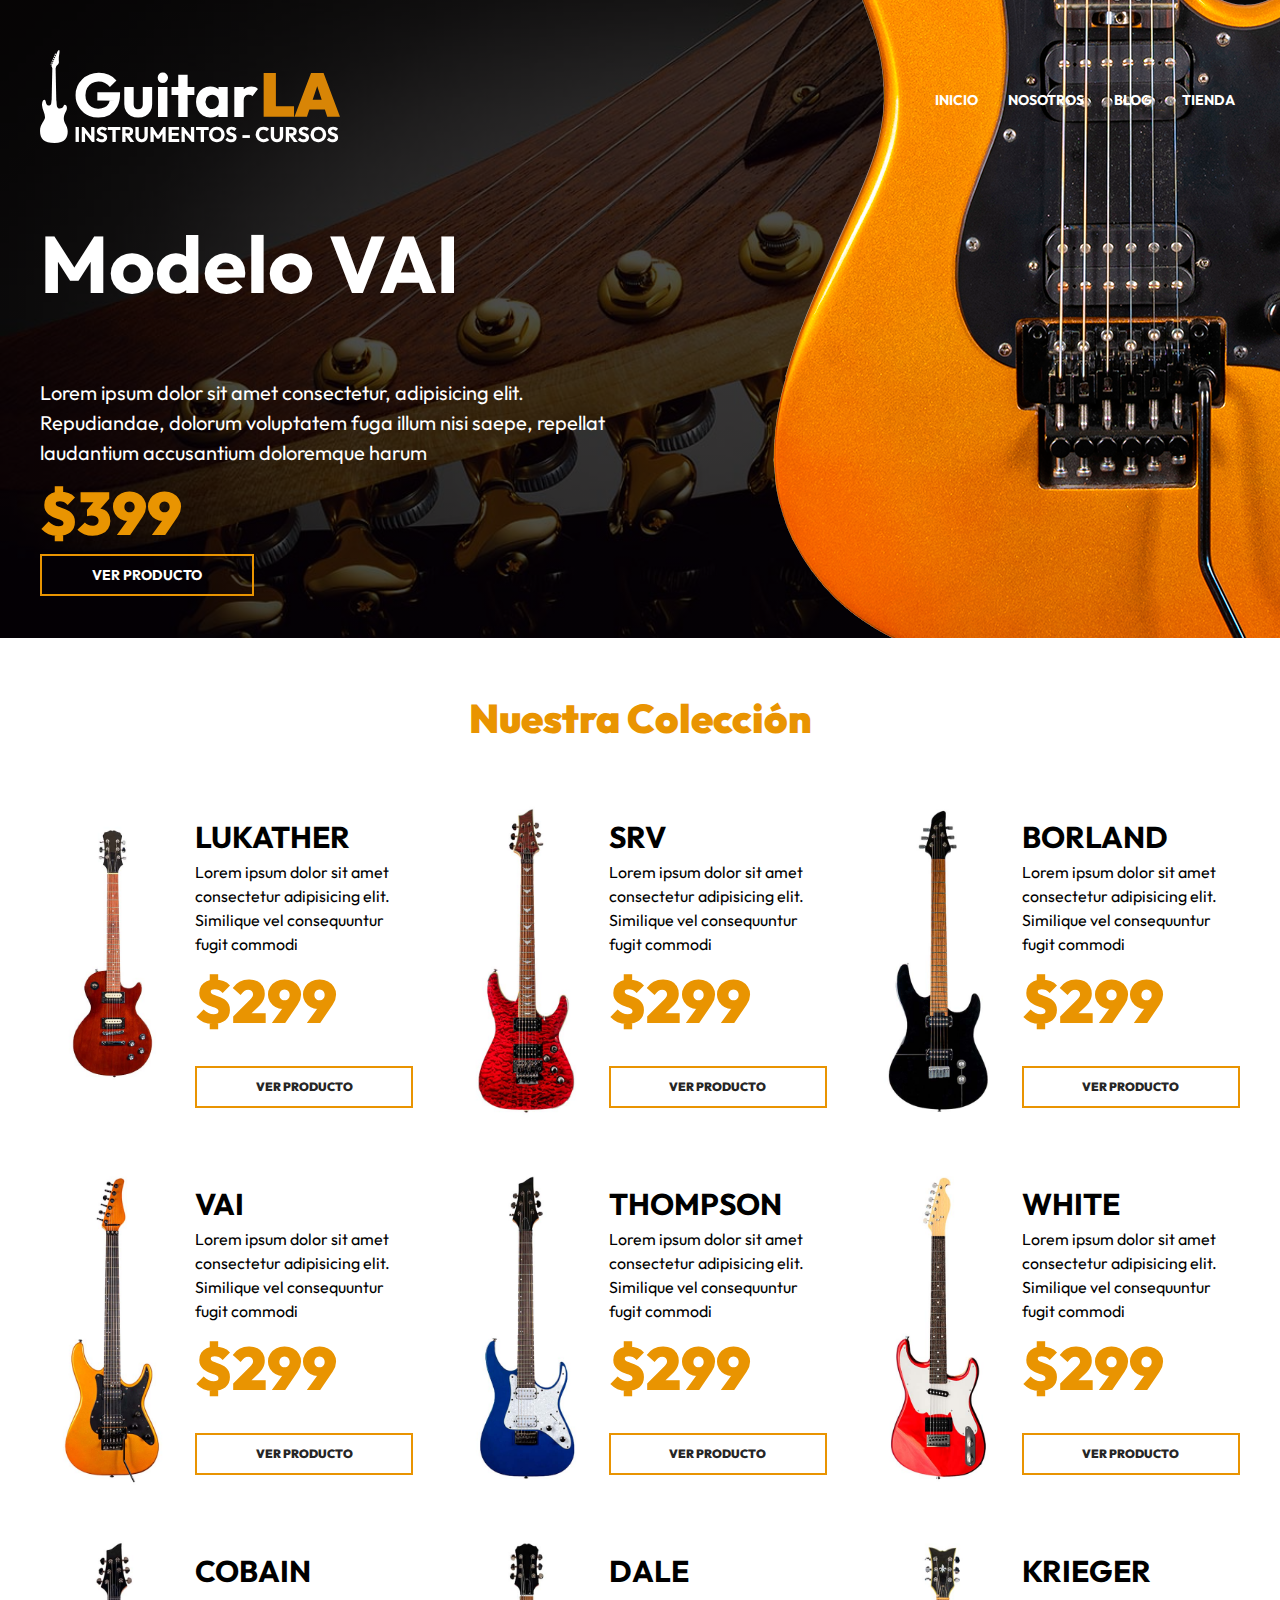
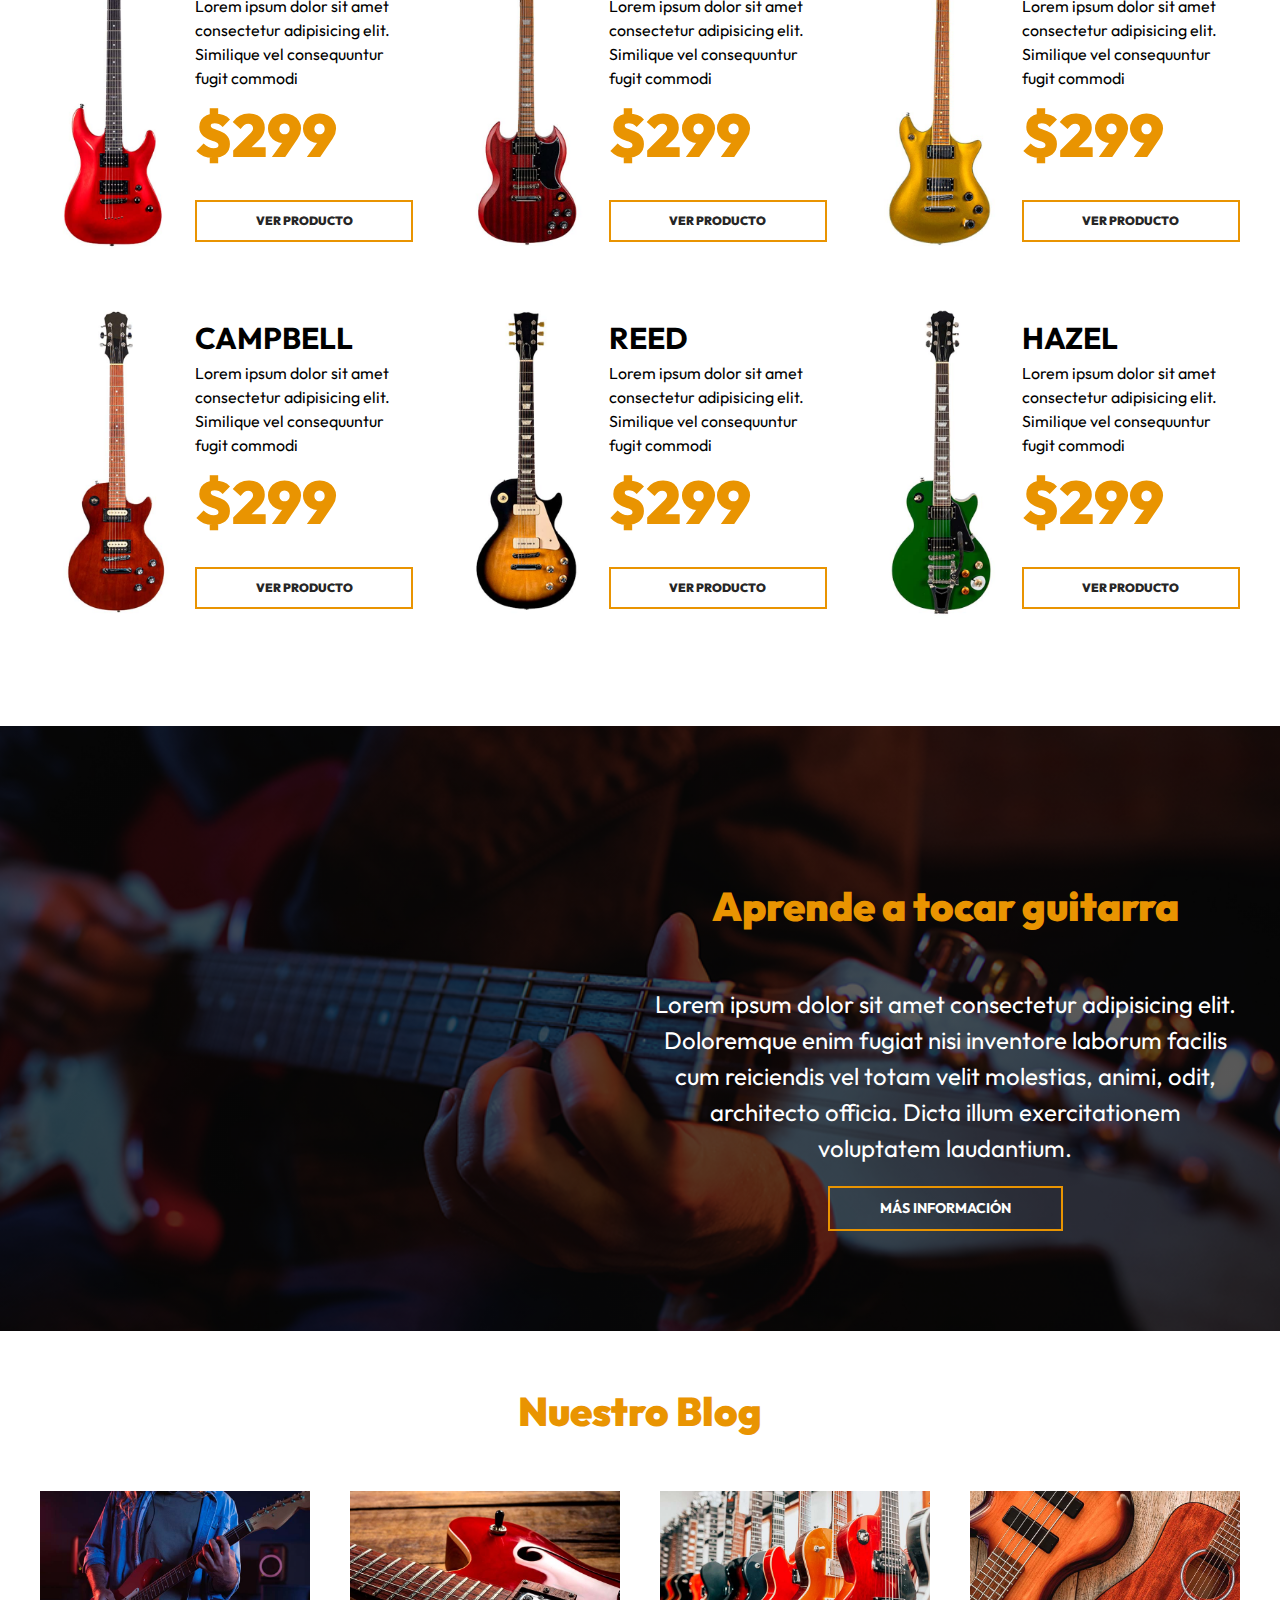
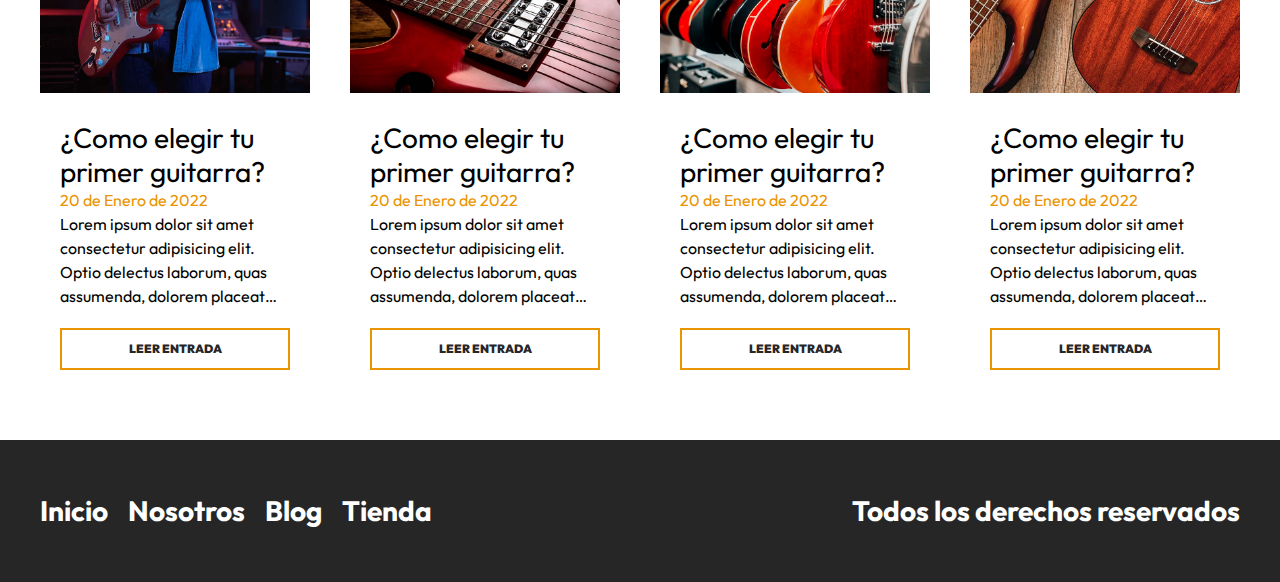
<file: index.html>
<!DOCTYPE html>
<html lang="en">
<head>
    <meta charset="UTF-8">
    <meta http-equiv="X-UA-Compatible" content="IE=edge">
    <meta name="viewport" content="width=device-width, initial-scale=1.0">
    <title>GuitarLA</title>
    <link rel="stylesheet" href="css/normalize.css">
    <link rel="preconnect" href="https://fonts.googleapis.com">
    <link rel="preconnect" href="https://fonts.gstatic.com" crossorigin>
    <link href="https://fonts.googleapis.com/css2?family=Outfit:wght@400;700;900&display=swap" rel="stylesheet"> 
    <link rel="stylesheet" href="./css/styles.css">
</head>
<body>

    <header class="header">
        <div class="header__contenedor">
            <div class="header__barra">
                <a href="/">
                    <img class="header__logo" src="img/logo.svg" alt="imagen logo">
                </a>

                <nav class="navegacion">
                    <a class="navegacion__enlace" href="./index.html">Inicio</a>
                    <a class="navegacion__enlace" href="./pages/nosotros.html">Nosotros</a>
                    <a class="navegacion__enlace" href="./pages/blog.html">Blog</a>
                    <a class="navegacion__enlace" href="./pages/tienda.html">Tienda</a>
                </nav>
            </div><!--.header-barra-->

            <div class="modelo">
                <h1 class="modelo__nombre">Modelo VAI</h1>
                <p class="modelo__descripcion">Lorem ipsum dolor sit amet consectetur, adipisicing elit. Repudiandae, dolorum voluptatem fuga illum nisi saepe, repellat laudantium accusantium doloremque harum</p>
                <p class="modelo__precio">$399</p>
                <a class="modelo__enlace" href="#">Ver Producto</a>
            </div>
        </div>

        <img class="header__guitarra" src="img/header_guitarra.png" alt="imagen header guitarra">
    </header>


    <main class="productos productos__contenedor">
        <h2 class="productos__heading">Nuestra Colección</h2>

        <div class="productos__grid">

            <div class="producto">
                <img class="producto__imagen" src="img/guitarra_01.jpg" alt="imagen guitarra">

                <div class="producto__contenido">
                    <h3 class="producto__nombre">Lukather</h3>
                    <p class="producto__descripcion">Lorem ipsum dolor sit amet consectetur adipisicing elit. Similique vel consequuntur fugit commodi</p>
                    <p class="producto__precio">$299</p>
                    <a class="producto__enlace" href="#">Ver Producto</a>
                </div>
            </div><!--./producto-->

            <div class="producto">
                <img class="producto__imagen" src="img/guitarra_02.jpg" alt="imagen guitarra">

                <div class="producto__contenido">
                    <h3 class="producto__nombre">SRV</h3>
                    <p class="producto__descripcion">Lorem ipsum dolor sit amet consectetur adipisicing elit. Similique vel consequuntur fugit commodi</p>
                    <p class="producto__precio">$299</p>
                    <a class="producto__enlace" href="#">Ver Producto</a>
                </div>
            </div><!--./producto-->

            <div class="producto">
                <img class="producto__imagen" src="img/guitarra_03.jpg" alt="imagen guitarra">

                <div class="producto__contenido">
                    <h3 class="producto__nombre">Borland</h3>
                    <p class="producto__descripcion">Lorem ipsum dolor sit amet consectetur adipisicing elit. Similique vel consequuntur fugit commodi</p>
                    <p class="producto__precio">$299</p>
                    <a class="producto__enlace" href="#">Ver Producto</a>
                </div>
            </div><!--./producto-->

            <div class="producto">
                <img class="producto__imagen" src="img/guitarra_04.jpg" alt="imagen guitarra">

                <div class="producto__contenido">
                    <h3 class="producto__nombre">VAI</h3>
                    <p class="producto__descripcion">Lorem ipsum dolor sit amet consectetur adipisicing elit. Similique vel consequuntur fugit commodi</p>
                    <p class="producto__precio">$299</p>
                    <a class="producto__enlace" href="#">Ver Producto</a>
                </div>
            </div><!--./producto-->

            <div class="producto">
                <img class="producto__imagen" src="img/guitarra_05.jpg" alt="imagen guitarra">

                <div class="producto__contenido">
                    <h3 class="producto__nombre">Thompson</h3>
                    <p class="producto__descripcion">Lorem ipsum dolor sit amet consectetur adipisicing elit. Similique vel consequuntur fugit commodi</p>
                    <p class="producto__precio">$299</p>
                    <a class="producto__enlace" href="#">Ver Producto</a>
                </div>
            </div><!--./producto-->

            <div class="producto">
                <img class="producto__imagen" src="img/guitarra_06.jpg" alt="imagen guitarra">

                <div class="producto__contenido">
                    <h3 class="producto__nombre">White</h3>
                    <p class="producto__descripcion">Lorem ipsum dolor sit amet consectetur adipisicing elit. Similique vel consequuntur fugit commodi</p>
                    <p class="producto__precio">$299</p>
                    <a class="producto__enlace" href="#">Ver Producto</a>
                </div>
            </div><!--./producto-->

            <div class="producto">
                <img class="producto__imagen" src="img/guitarra_07.jpg" alt="imagen guitarra">

                <div class="producto__contenido">
                    <h3 class="producto__nombre">Cobain</h3>
                    <p class="producto__descripcion">Lorem ipsum dolor sit amet consectetur adipisicing elit. Similique vel consequuntur fugit commodi</p>
                    <p class="producto__precio">$299</p>
                    <a class="producto__enlace" href="#">Ver Producto</a>
                </div>
            </div><!--./producto-->

            <div class="producto">
                <img class="producto__imagen" src="img/guitarra_08.jpg" alt="imagen guitarra">

                <div class="producto__contenido">
                    <h3 class="producto__nombre">Dale</h3>
                    <p class="producto__descripcion">Lorem ipsum dolor sit amet consectetur adipisicing elit. Similique vel consequuntur fugit commodi</p>
                    <p class="producto__precio">$299</p>
                    <a class="producto__enlace" href="#">Ver Producto</a>
                </div>
            </div><!--./producto-->

            <div class="producto">
                <img class="producto__imagen" src="img/guitarra_09.jpg" alt="imagen guitarra">

                <div class="producto__contenido">
                    <h3 class="producto__nombre">Krieger</h3>
                    <p class="producto__descripcion">Lorem ipsum dolor sit amet consectetur adipisicing elit. Similique vel consequuntur fugit commodi</p>
                    <p class="producto__precio">$299</p>
                    <a class="producto__enlace" href="#">Ver Producto</a>
                </div>
            </div><!--./producto-->

            <div class="producto">
                <img class="producto__imagen" src="img/guitarra_10.jpg" alt="imagen guitarra">

                <div class="producto__contenido">
                    <h3 class="producto__nombre">Campbell</h3>
                    <p class="producto__descripcion">Lorem ipsum dolor sit amet consectetur adipisicing elit. Similique vel consequuntur fugit commodi</p>
                    <p class="producto__precio">$299</p>
                    <a class="producto__enlace" href="#">Ver Producto</a>
                </div>
            </div><!--./producto-->

            <div class="producto">
                <img class="producto__imagen" src="img/guitarra_11.jpg" alt="imagen guitarra">

                <div class="producto__contenido">
                    <h3 class="producto__nombre">Reed</h3>
                    <p class="producto__descripcion">Lorem ipsum dolor sit amet consectetur adipisicing elit. Similique vel consequuntur fugit commodi</p>
                    <p class="producto__precio">$299</p>
                    <a class="producto__enlace" href="#">Ver Producto</a>
                </div>
            </div><!--./producto-->

            <div class="producto">
                <img class="producto__imagen" src="img/guitarra_12.jpg" alt="imagen guitarra">

                <div class="producto__contenido">
                    <h3 class="producto__nombre">Hazel</h3>
                    <p class="producto__descripcion">Lorem ipsum dolor sit amet consectetur adipisicing elit. Similique vel consequuntur fugit commodi</p>
                    <p class="producto__precio">$299</p>
                    <a class="producto__enlace" href="#">Ver Producto</a>
                </div>
            </div><!--./producto-->


        </div><!--./productos__grid-->
    </main>

    <section class="cursos">
        <div class="cursos__contenedor cursos__grid">
            <div class="cursos__contenido">
                <h2 class="cursos__heading">Aprende a tocar guitarra</h2>
                <p class="cursos__texto">Lorem ipsum dolor sit amet consectetur adipisicing elit. Doloremque enim fugiat nisi inventore laborum facilis cum reiciendis vel totam velit molestias, animi, odit, architecto officia. Dicta illum exercitationem voluptatem laudantium.</p>
                <a class="cursos__enlace" href="#">Más información</a>
            </div>
        </div>
    </section>

    <section class="blog">
        <h2 class="blog__heading">Nuestro Blog</h2>
        <div class="blog__contenedor blog__grid">
            <article class="entrada">
                <img class="entrada__imagen" src="img/blog_1.jpg" alt="imagen blog">

                <div class="entrada__contenido">
                    <h3 class="entrada__titulo">¿Como elegir tu primer guitarra?</h3>
                    <p class="entrada__fecha">20 de Enero de 2022</p>
                    <p class="entrada__texto">Lorem ipsum dolor sit amet consectetur adipisicing elit. Optio delectus laborum, quas assumenda, dolorem placeat quo, aliquam labore incidunt alias molestiae maxime quaerat distinctio numquam quam voluptatum. Beatae, molestiae vitae?</p>

                    <a class="entrada__enlace" href="entrada.html">Leer Entrada</a>
                </div>
            </article>

            <article class="entrada">
                <img class="entrada__imagen" src="img/blog_2.jpg" alt="imagen blog">

                <div class="entrada__contenido">
                    <h3 class="entrada__titulo">¿Como elegir tu primer guitarra?</h3>
                    <p class="entrada__fecha">20 de Enero de 2022</p>
                    <p class="entrada__texto">Lorem ipsum dolor sit amet consectetur adipisicing elit. Optio delectus laborum, quas assumenda, dolorem placeat quo, aliquam labore incidunt alias molestiae maxime quaerat distinctio numquam quam voluptatum. Beatae, molestiae vitae?</p>

                    <a class="entrada__enlace" href="entrada.html">Leer Entrada</a>
                </div>
            </article>

            <article class="entrada">
                <img class="entrada__imagen" src="img/blog_3.jpg" alt="imagen blog">

                <div class="entrada__contenido">
                    <h3 class="entrada__titulo">¿Como elegir tu primer guitarra?</h3>
                    <p class="entrada__fecha">20 de Enero de 2022</p>
                    <p class="entrada__texto">Lorem ipsum dolor sit amet consectetur adipisicing elit. Optio delectus laborum, quas assumenda, dolorem placeat quo, aliquam labore incidunt alias molestiae maxime quaerat distinctio numquam quam voluptatum. Beatae, molestiae vitae?</p>

                    <a class="entrada__enlace" href="./pages/entrada.html">Leer Entrada</a>
                </div>
            </article>

            <article class="entrada">
                <img class="entrada__imagen" src="img/blog_4.jpg" alt="imagen blog">

                <div class="entrada__contenido">
                    <h3 class="entrada__titulo">¿Como elegir tu primer guitarra?</h3>
                    <p class="entrada__fecha">20 de Enero de 2022</p>
                    <p class="entrada__texto">Lorem ipsum dolor sit amet consectetur adipisicing elit. Optio delectus laborum, quas assumenda, dolorem placeat quo, aliquam labore incidunt alias molestiae maxime quaerat distinctio numquam quam voluptatum. Beatae, molestiae vitae?</p>

                    <a class="entrada__enlace" href="entrada.html">Leer Entrada</a>
                </div>
            </article>
        </div>
    </section>

    <footer class="footer">
        <div class="footer__contenedor footer__contenido">
            <nav class="footer__nav">
                <a class="footer__enlace" href="index.html">Inicio</a>
                <a class="footer__enlace" href="../pages/nosotros.html">Nosotros</a>
                <a class="footer__enlace" href="../pages/blog.html">Blog</a>
                <a class="footer__enlace" href="../pages/tienda.html">Tienda</a>
            </nav>

            <p class="footer__copyright">Todos los derechos reservados</p>
        </div>
    </footer>

</body>
</html>
</file>
<file: css/styles.css>
:root {
    --primary: #e99401;
    --negro: #262626;
    --blanco: #FFF;
    --fuente-principal: 'Outfit', sans-serif;
}
html {
    font-size: 62.5%;
    box-sizing: border-box;
}

*{
    margin: 0;
    padding: 0;
    box-sizing: border-box;
}

*, *:before, *:after {
    box-sizing: inherit;
}
body {
    font-size: 2rem;
    font-family: var(--fuente-principal);
    line-height: 1.5;
}
img {
    max-width: 100%;
}

[class*="contenedor"] {
    max-width: 120rem;
    margin: 0 auto;
    width: 95%;
}
[class*="heading"] {
    font-size: 4rem;
    text-align: center;
    font-weight: 900;
    color: var(--primary);
    margin: 5rem 0;
}

.header {
    background-image: linear-gradient(to right, rgb(0 0 0 / .7), rgb(0 0 0 / .7)), url(../img/header.jpg);
    background-size: cover;
    background-position: 50%;
    padding: 5rem 0;
    position: relative;
}

.header__guitarra {
    display: none;
}
@media (min-width: 992px) { 
    .header__guitarra {
        display: block;
        position: absolute;
        right: 0;
        bottom: 0;

        /* animation-name: mostrarImagen;
        animation-duration: 1s;
        animation-delay: 0s;
        animation-timing-function: ease-in-out;
        animation-iteration-count: 1; */

        animation: 1s ease-in-out 0s 1 mostrarImagen;
    }
}

@keyframes mostrarImagen {
    0% {
        opacity: 0;
        transform: translateX(-10rem);
    }
    50% {
        opacity: 0;
    }
    100% {
        opacity: 1;
        transform: translateX(0rem);
    }
}

.header__barra {
    display: flex;
    flex-direction: column;
    align-items: center;
}
@media (min-width: 768px) { 
    .header__barra {
        flex-direction: row;
        justify-content: space-between;
    }
}

.header__logo {
    width: 30rem;
}

.navegacion {
    display: flex;
    gap: 2rem;
    margin-top: 5rem;
    position: relative;
    z-index: 1;
}
@media (min-width: 768px) { 
    .navegacion {
        margin-top: 0;
    }
}
.navegacion__enlace {
    color: var(--blanco);
    text-decoration: none;
    text-transform: uppercase;
    padding: .5rem;
    font-size: 1.4rem;
    font-weight: 700;
    transition-property: background-color;
    transition-duration: .3s;
}
.navegacion__enlace:hover {
    background-color: var(--primary);
}

.modelo {
    color: var(--blanco);
    margin-top: 5rem;
    text-align: center;
}
@media (min-width: 768px) { 
    .modelo {
        text-align: left;
        width: 50%;
    }
}
.modelo__nombre {
    font-size: 8rem;
}
.modelo__precio {
    font-size: 6rem;
    color: var(--primary);
    font-weight: 900;
}
.modelo__enlace {
    margin-top: 2rem;
    text-decoration: none;
    padding: 1rem 5rem;
    border: 2px solid var(--primary);
    color: var(--blanco);
    text-transform: uppercase;
    font-weight: 700;
    font-size: 1.4rem;
    transition-property: background-color;
    transition-duration: .3s;
}
.modelo__enlace:hover {
    background-color: var(--primary);
}

.productos__grid {
    display: grid;
    gap: 4rem;
}
@media (min-width: 768px) { 
    .productos__grid {
        grid-template-columns: repeat(2, 1fr);
    }
}
@media (min-width: 1200px) { 
    .productos__grid {
        grid-template-columns: repeat(3, 1fr);
    }
}

.producto {
    display: grid;
    grid-template-columns: 2fr 3fr;
    column-gap: 1rem;
    align-items: center;
}

.producto__nombre {
    font-size: 3rem;
    text-transform: uppercase;
}
.producto__descripcion {
    font-size: 1.6rem;
}
.producto__precio {
    color: var(--primary);
    font-size: 6rem;
    font-weight: 900;
    margin: 0;
}
.producto__enlace {
    margin-top: 2rem;
    display: block;
    text-decoration: none;
    color: var(--negro);
    padding: 1rem 5rem;
    border: 2px solid var(--primary);
    text-align: center;
    font-size: 1.2rem;
    font-weight: 900;
    text-transform: uppercase;
    transition-property: background-color;
    transition-duration: .3s;
}
.producto__enlace:hover {
    background-color: var(--primary);
    color: var(--blanco);
}
.producto__formulario {
    display: flex;
    flex-direction: column;
}
.producto__label {
    font-size: 2.2rem;
    margin-right: 1rem;
}
.producto__cantidad {
    border: 2px solid var(--primary);
    padding: 1rem;
    text-align: center;
}
.producto__cantidad:focus-visible {
    outline: 2px solid var(--primary);
    border: none;
}
.cursos {
    background-image: linear-gradient(to right, rgb(0 0 0 / .65), rgb( 0 0 0 / .65)), url('../img/cursos_bg.jpg');
    padding: 10rem 0;
    margin-top: 10rem;
    background-size: cover;
    background-position: 50%;
}
@media (min-width: 768px) { 
    .cursos__grid {
        display: grid;
        grid-template-columns: repeat(2, 1fr);
        column-gap: 2rem;
    }
}
.cursos__contenido {
    display: flex;
    flex-direction: column;
    align-items: center;
}
@media (min-width: 768px) { 
    .cursos__contenido {
        grid-column: 2 / 3;
    }
}

.cursos__texto {
    color: var(--blanco);
    text-align: center;
    font-size: 2.4rem;
}
.cursos__enlace {
    color: var(--blanco);
    margin-top: 2rem;
    display: inline-block;
    border: 2px solid var(--primary);
    text-decoration: none;
    padding: 1rem 5rem;
    text-transform: uppercase;
    font-size: 1.4rem;
    font-weight: 700;
    transition-property: background-color;
    transition-duration: .3s;
}
.cursos__enlace:hover {
    background-color: var(--primary);
    color: var(--blanco);
}

.blog__grid {
    display: grid;
    gap: 4rem;
}
@media (min-width: 768px) { 
    .blog__grid {
        grid-template-columns: repeat(2, 1fr);
    }
}
@media (min-width: 992px) { 
    .blog__grid {
        grid-template-columns: repeat(4, 1fr);
    }
    .blog__grid--pagina {
        grid-template-columns: repeat(3, 1fr);
    }
}
.entrada {
    max-width: 80rem;
    margin: 0 auto;
}
.entrada__contenido {
    padding: 2rem;
}
.entrada__titulo {
    font-weight: 400;
    font-size: 2.8rem;
    margin: 0;
    line-height: 1.2;
}
.entrada__fecha {
    font-size: 1.6rem;
    color: var(--primary);
}

.entrada__enlace {
    margin-top: 2rem;
    display: block;
    text-decoration: none;
    color: var(--negro);
    padding: 1rem 5rem;
    border: 2px solid var(--primary);
    text-align: center;
    font-size: 1.2rem;
    font-weight: 900;
    text-transform: uppercase;
    transition-property: background-color;
    transition-duration: .3s;
}
.entrada__enlace:hover {
    background-color: var(--primary);
    color: var(--blanco);
}

.entrada__texto {
    display: -webkit-box;
    -webkit-box-orient: vertical;
    -webkit-line-clamp: 4;
    overflow: hidden;
    font-size: 1.6rem;
}

.footer {
    margin-top: 5rem;
    background-color: var(--negro);
    padding: 5rem 0;
}
@media (min-width: 768px) { 
    .footer__contenido {
        display: flex;
        justify-content: space-between;
    }
}
.footer__nav {
    display: flex;
    flex-direction: column;
    align-items: center;
}
@media (min-width: 768px) { 
    .footer__nav {
        flex-direction: row;
        gap: 2rem;
    }
}
.footer__enlace {
    font-size: 2.8rem;
    color: var(--blanco);
    text-decoration: none;
    font-weight: 700;
}
.footer__enlace:hover {
    color: var(--primary);
}
.footer__copyright {
    font-size: 2.8rem;
    color: var(--blanco);
    font-weight: 700;
    text-align: center;
}

.nosotros__grid {
    display: grid;
    gap: 4rem;
}
@media (min-width: 768px) { 
    .nosotros__grid {
        grid-template-columns: repeat(2, 1fr);
        align-items: center;
    }
}
</file>
